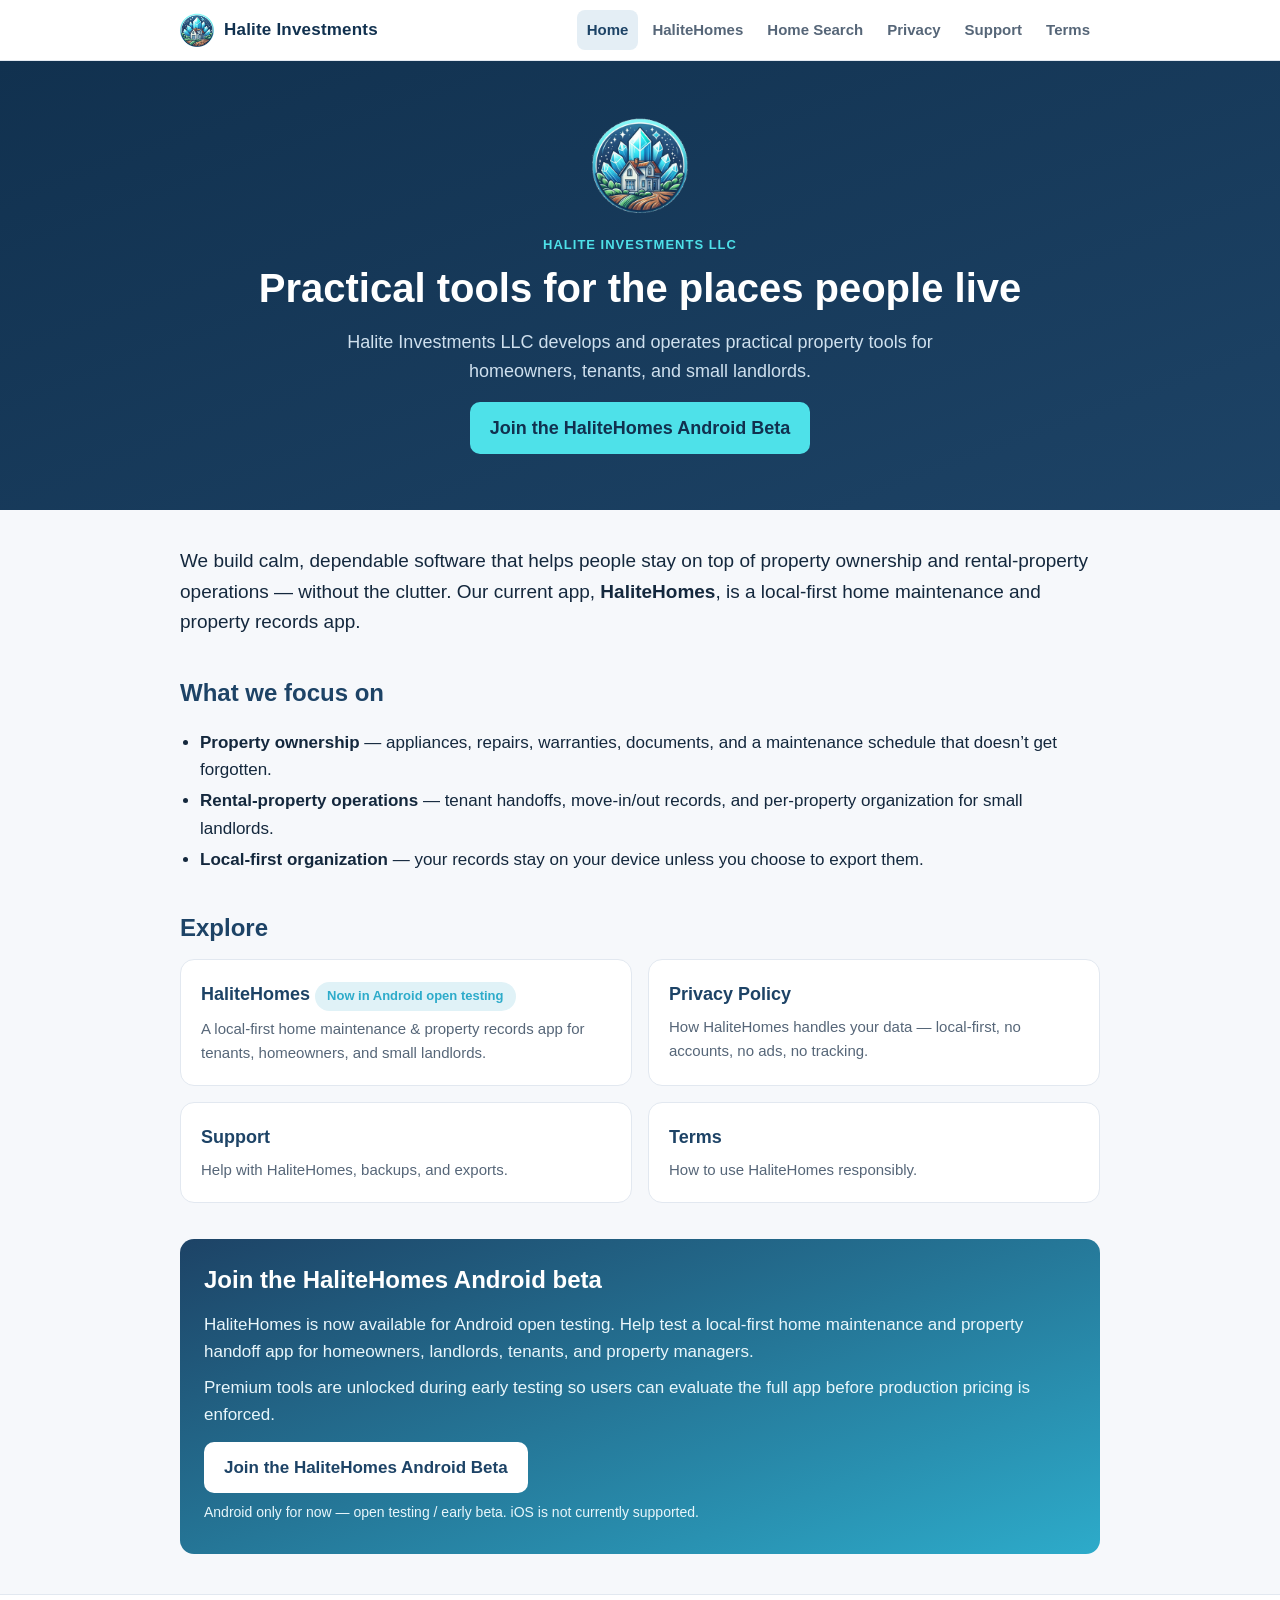
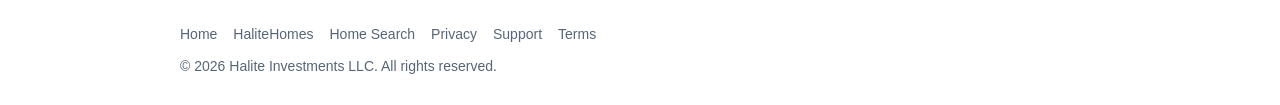
<file: index.html>
<!DOCTYPE html>
<html lang="en">
<head>
  <meta charset="utf-8" />
  <meta name="viewport" content="width=device-width, initial-scale=1" />
  <title>Halite Investments LLC — Practical property tools</title>
  <meta name="description" content="Halite Investments LLC develops practical, local-first property tools. HaliteHomes is now in Android open testing (beta) for homeowners, landlords, tenants, and property managers." />
  <link rel="canonical" href="https://haliteinvestments.com/" />
  <link rel="icon" href="/assets/favicon.png" type="image/png" />
  <link rel="apple-touch-icon" href="/assets/apple-touch-icon.png" />
  <link rel="stylesheet" href="/styles.css" />
  <meta property="og:type" content="website" />
  <meta property="og:site_name" content="Halite Investments LLC" />
  <meta property="og:title" content="Halite Investments LLC" />
  <meta property="og:description" content="Practical, local-first property tools. HaliteHomes is now in Android open testing (beta) for homeowners, landlords, tenants, and property managers." />
  <meta property="og:url" content="https://haliteinvestments.com/" />
  <meta property="og:image" content="https://haliteinvestments.com/assets/og-image.png" />
  <meta name="twitter:card" content="summary_large_image" />
</head>
<body>
  <header class="site-header">
    <div class="wrap">
      <a class="brand" href="/"><img src="/assets/emblem.png" alt="Halite Investments emblem" /><b>Halite Investments</b></a>
      <nav class="nav" aria-label="Primary">
        <a href="/" aria-current="page">Home</a>
        <a href="/halitehomes/">HaliteHomes</a>
        <a href="/home-search/">Home Search</a>
        <a href="/privacy/">Privacy</a>
        <a href="/support/">Support</a>
        <a href="/terms/">Terms</a>
      </nav>
    </div>
  </header>

  <section class="hero">
    <div class="wrap">
      <img class="emblem" src="/assets/emblem.png" alt="Halite Investments logo" />
      <p class="tag">Halite Investments LLC</p>
      <h1>Practical tools for the places people live</h1>
      <p>Halite Investments LLC develops and operates practical property tools for homeowners, tenants, and small landlords.</p>
      <p><a class="btn" href="https://play.google.com/store/apps/details?id=com.haliteinvestments.halitehomes" rel="noopener" target="_blank">Join the HaliteHomes Android Beta</a></p>
    </div>
  </section>

  <main class="wrap">
    <section>
      <p class="lead">We build calm, dependable software that helps people stay on top of property ownership and rental-property operations — without the clutter. Our current app, <strong>HaliteHomes</strong>, is a local-first home maintenance and property records app.</p>
    </section>

    <section>
      <h2>What we focus on</h2>
      <ul>
        <li><strong>Property ownership</strong> — appliances, repairs, warranties, documents, and a maintenance schedule that doesn’t get forgotten.</li>
        <li><strong>Rental-property operations</strong> — tenant handoffs, move-in/out records, and per-property organization for small landlords.</li>
        <li><strong>Local-first organization</strong> — your records stay on your device unless you choose to export them.</li>
      </ul>
    </section>

    <section>
      <h2>Explore</h2>
      <div class="cards">
        <a class="card" href="/halitehomes/">
          <h3>HaliteHomes <span class="pill beta">Now in Android open testing</span></h3>
          <p>A local-first home maintenance &amp; property records app for tenants, homeowners, and small landlords.</p>
        </a>
        <a class="card" href="/privacy/">
          <h3>Privacy Policy</h3>
          <p>How HaliteHomes handles your data — local-first, no accounts, no ads, no tracking.</p>
        </a>
        <a class="card" href="/support/">
          <h3>Support</h3>
          <p>Help with HaliteHomes, backups, and exports.</p>
        </a>
        <a class="card" href="/terms/">
          <h3>Terms</h3>
          <p>How to use HaliteHomes responsibly.</p>
        </a>
      </div>
    </section>

    <section class="beta-cta">
      <h2>Join the HaliteHomes Android beta</h2>
      <p>HaliteHomes is now available for Android open testing. Help test a local-first
        home maintenance and property handoff app for homeowners, landlords, tenants,
        and property managers.</p>
      <p>Premium tools are unlocked during early testing so users can evaluate the full
        app before production pricing is enforced.</p>
      <p><a class="btn" href="https://play.google.com/store/apps/details?id=com.haliteinvestments.halitehomes" rel="noopener" target="_blank">Join the HaliteHomes Android Beta</a></p>
      <p style="font-size:14px">Android only for now — open testing / early beta. iOS is not currently supported.</p>
    </section>
  </main>

  <footer class="site-footer">
    <div class="wrap">
      <div class="links">
        <a href="/">Home</a>
        <a href="/halitehomes/">HaliteHomes</a>
        <a href="/home-search/">Home Search</a>
        <a href="/privacy/">Privacy</a>
        <a href="/support/">Support</a>
        <a href="/terms/">Terms</a>
      </div>
      <div>© <span id="y">2026</span> Halite Investments LLC. All rights reserved.</div>
    </div>
  </footer>
</body>
</html>
</file>
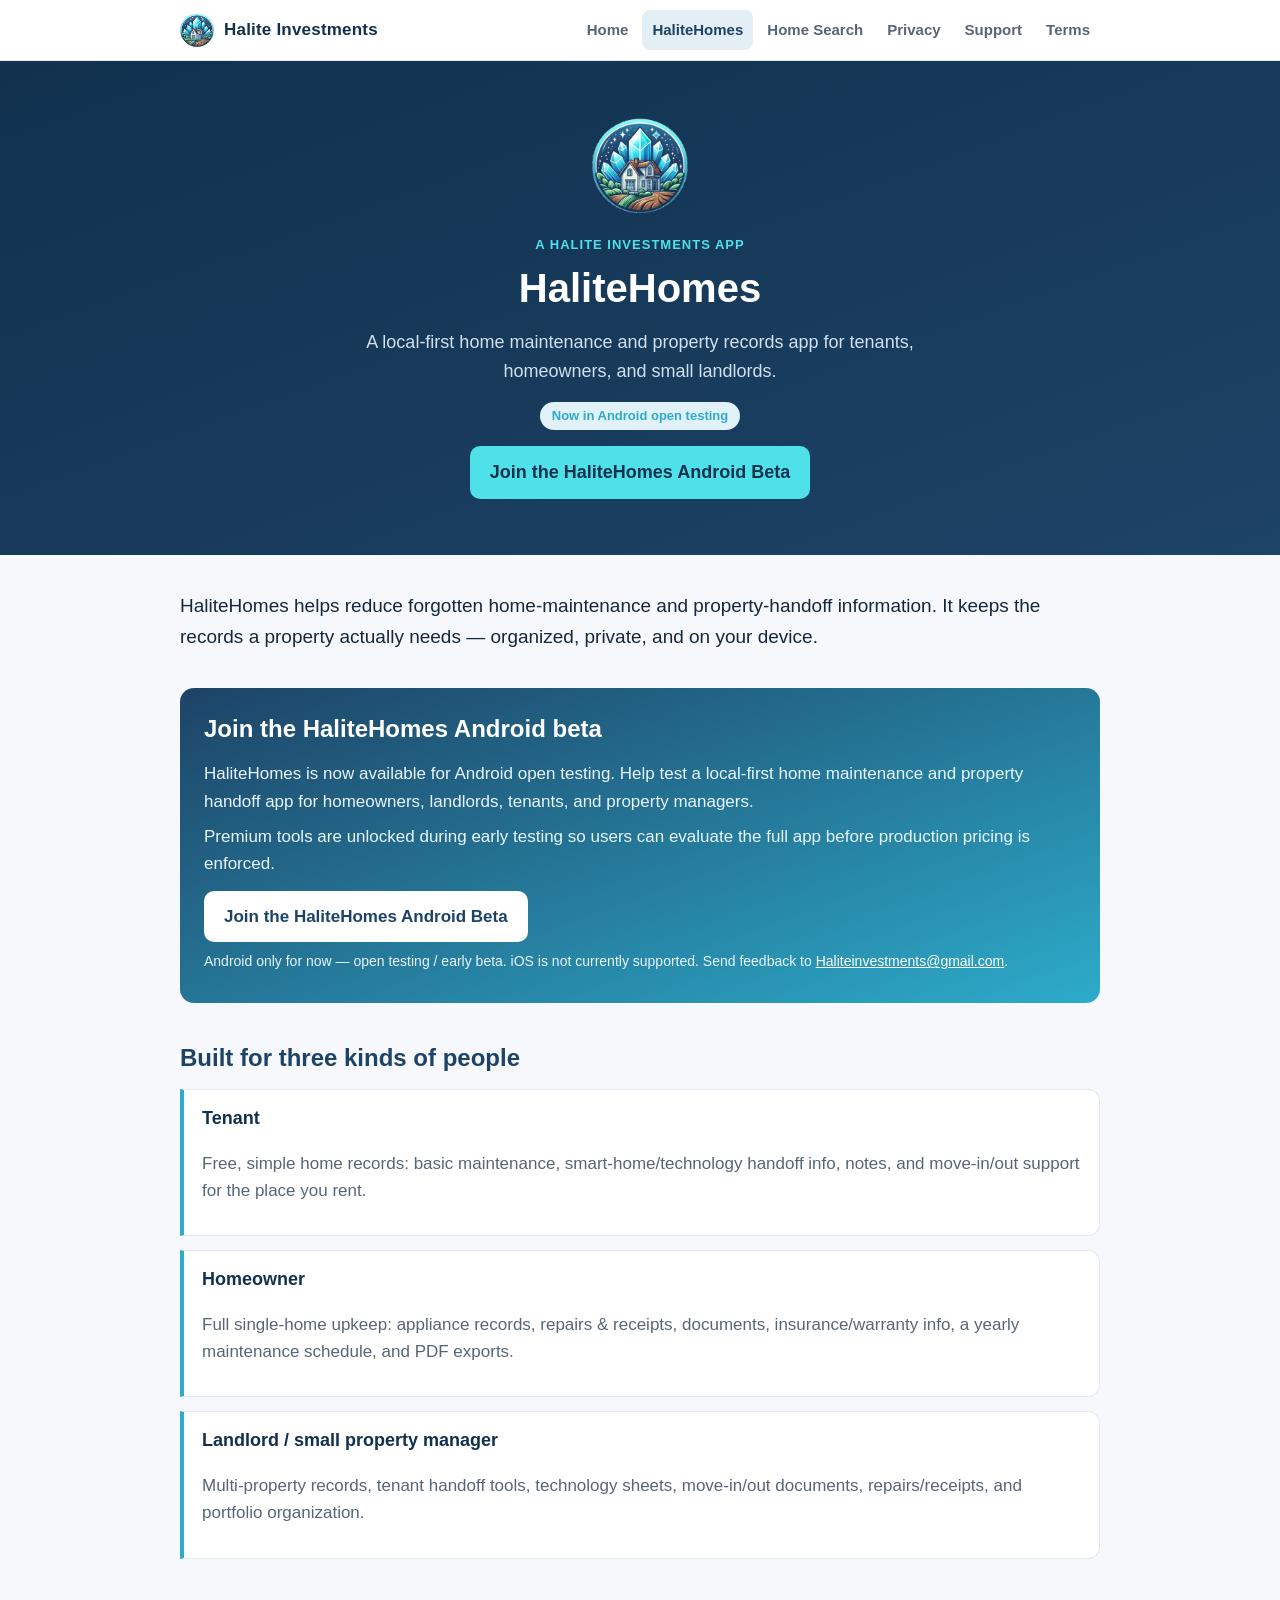
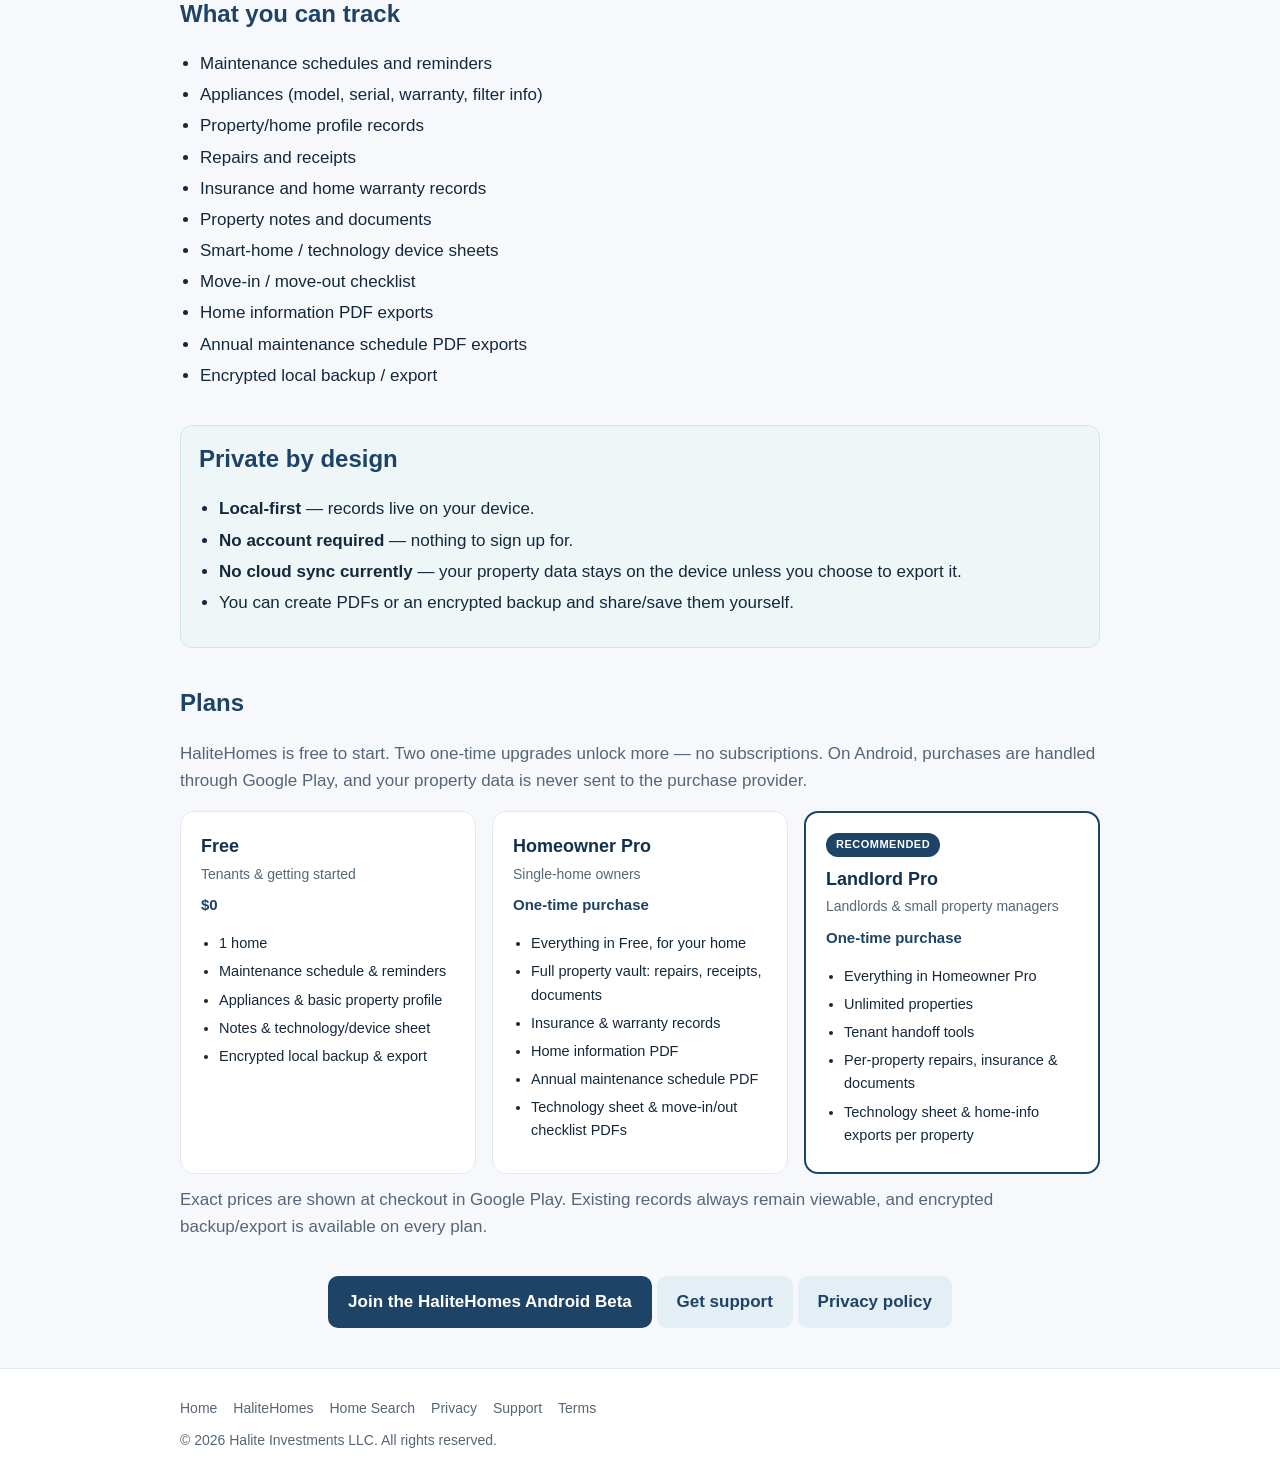
<file: halitehomes/index.html>
<!DOCTYPE html>
<html lang="en">
<head>
  <meta charset="utf-8" />
  <meta name="viewport" content="width=device-width, initial-scale=1" />
  <title>HaliteHomes Android Beta | Halite Investments</title>
  <meta name="description" content="Join the HaliteHomes Android open test. HaliteHomes is a local-first home maintenance and property handoff app for homeowners, landlords, tenants, and property managers." />
  <link rel="canonical" href="https://haliteinvestments.com/halitehomes/" />
  <link rel="icon" href="/assets/favicon.png" type="image/png" />
  <link rel="apple-touch-icon" href="/assets/apple-touch-icon.png" />
  <link rel="stylesheet" href="/styles.css" />
  <meta property="og:type" content="website" />
  <meta property="og:site_name" content="Halite Investments LLC" />
  <meta property="og:title" content="HaliteHomes Android Beta | Halite Investments" />
  <meta property="og:description" content="Join the HaliteHomes Android open test. HaliteHomes is a local-first home maintenance and property handoff app for homeowners, landlords, tenants, and property managers." />
  <meta property="og:url" content="https://haliteinvestments.com/halitehomes/" />
  <meta property="og:image" content="https://haliteinvestments.com/assets/og-image.png" />
  <meta name="twitter:card" content="summary_large_image" />
  <meta name="twitter:title" content="HaliteHomes Android Beta | Halite Investments" />
  <meta name="twitter:description" content="Join the HaliteHomes Android open test — a local-first home maintenance and property handoff app." />
</head>
<body>
  <header class="site-header">
    <div class="wrap">
      <a class="brand" href="/"><img src="/assets/emblem.png" alt="Halite Investments emblem" /><b>Halite Investments</b></a>
      <nav class="nav" aria-label="Primary">
        <a href="/">Home</a>
        <a href="/halitehomes/" aria-current="page">HaliteHomes</a>
        <a href="/home-search/">Home Search</a>
        <a href="/privacy/">Privacy</a>
        <a href="/support/">Support</a>
        <a href="/terms/">Terms</a>
      </nav>
    </div>
  </header>

  <section class="hero">
    <div class="wrap">
      <img class="emblem" src="/assets/emblem.png" alt="HaliteHomes logo" />
      <p class="tag">A Halite Investments app</p>
      <h1>HaliteHomes</h1>
      <p>A local-first home maintenance and property records app for tenants, homeowners, and small landlords.</p>
      <p style="margin-top:14px"><span class="pill beta">Now in Android open testing</span></p>
      <p><a class="btn" href="https://play.google.com/store/apps/details?id=com.haliteinvestments.halitehomes" rel="noopener" target="_blank">Join the HaliteHomes Android Beta</a></p>
    </div>
  </section>

  <main class="wrap">
    <section>
      <p class="lead">HaliteHomes helps reduce forgotten home-maintenance and property-handoff information. It keeps the records a property actually needs — organized, private, and on your device.</p>
    </section>

    <section class="beta-cta">
      <h2>Join the HaliteHomes Android beta</h2>
      <p>HaliteHomes is now available for Android open testing. Help test a local-first
        home maintenance and property handoff app for homeowners, landlords, tenants,
        and property managers.</p>
      <p>Premium tools are unlocked during early testing so users can evaluate the full
        app before production pricing is enforced.</p>
      <p><a class="btn" href="https://play.google.com/store/apps/details?id=com.haliteinvestments.halitehomes" rel="noopener" target="_blank">Join the HaliteHomes Android Beta</a></p>
      <p style="font-size:14px">Android only for now — open testing / early beta. iOS is not currently supported.
        Send feedback to <a href="mailto:Haliteinvestments@gmail.com" style="color:#fff;text-decoration:underline">Haliteinvestments@gmail.com</a>.</p>
    </section>

    <section>
      <h2>Built for three kinds of people</h2>
      <div class="persona">
        <h3>Tenant</h3>
        <p class="muted">Free, simple home records: basic maintenance, smart-home/technology handoff info, notes, and move-in/out support for the place you rent.</p>
      </div>
      <div class="persona">
        <h3>Homeowner</h3>
        <p class="muted">Full single-home upkeep: appliance records, repairs &amp; receipts, documents, insurance/warranty info, a yearly maintenance schedule, and PDF exports.</p>
      </div>
      <div class="persona">
        <h3>Landlord / small property manager</h3>
        <p class="muted">Multi-property records, tenant handoff tools, technology sheets, move-in/out documents, repairs/receipts, and portfolio organization.</p>
      </div>
    </section>

    <section>
      <h2>What you can track</h2>
      <ul>
        <li>Maintenance schedules and reminders</li>
        <li>Appliances (model, serial, warranty, filter info)</li>
        <li>Property/home profile records</li>
        <li>Repairs and receipts</li>
        <li>Insurance and home warranty records</li>
        <li>Property notes and documents</li>
        <li>Smart-home / technology device sheets</li>
        <li>Move-in / move-out checklist</li>
        <li>Home information PDF exports</li>
        <li>Annual maintenance schedule PDF exports</li>
        <li>Encrypted local backup / export</li>
      </ul>
    </section>

    <section class="note">
      <h2 style="margin-top:0">Private by design</h2>
      <ul>
        <li><strong>Local-first</strong> — records live on your device.</li>
        <li><strong>No account required</strong> — nothing to sign up for.</li>
        <li><strong>No cloud sync currently</strong> — your property data stays on the device unless you choose to export it.</li>
        <li>You can create PDFs or an encrypted backup and share/save them yourself.</li>
      </ul>
    </section>

    <section>
      <h2>Plans</h2>
      <p class="muted">HaliteHomes is free to start. Two one-time upgrades unlock more — no
        subscriptions. On Android, purchases are handled through Google Play, and your
        property data is never sent to the purchase provider.</p>
      <div class="plans">
        <div class="plan">
          <div class="name">Free</div>
          <div class="who">Tenants &amp; getting started</div>
          <div class="price">$0</div>
          <ul>
            <li>1 home</li>
            <li>Maintenance schedule &amp; reminders</li>
            <li>Appliances &amp; basic property profile</li>
            <li>Notes &amp; technology/device sheet</li>
            <li>Encrypted local backup &amp; export</li>
          </ul>
        </div>
        <div class="plan">
          <div class="name">Homeowner Pro</div>
          <div class="who">Single-home owners</div>
          <div class="price">One-time purchase</div>
          <ul>
            <li>Everything in Free, for your home</li>
            <li>Full property vault: repairs, receipts, documents</li>
            <li>Insurance &amp; warranty records</li>
            <li>Home information PDF</li>
            <li>Annual maintenance schedule PDF</li>
            <li>Technology sheet &amp; move-in/out checklist PDFs</li>
          </ul>
        </div>
        <div class="plan featured">
          <div class="ribbon">RECOMMENDED</div>
          <div class="name">Landlord Pro</div>
          <div class="who">Landlords &amp; small property managers</div>
          <div class="price">One-time purchase</div>
          <ul>
            <li>Everything in Homeowner Pro</li>
            <li>Unlimited properties</li>
            <li>Tenant handoff tools</li>
            <li>Per-property repairs, insurance &amp; documents</li>
            <li>Technology sheet &amp; home-info exports per property</li>
          </ul>
        </div>
      </div>
      <p class="muted" style="margin-top:12px">Exact prices are shown at checkout in Google Play. Existing records always remain viewable, and encrypted backup/export is available on every plan.</p>
    </section>

    <section class="center">
      <a class="btn" href="https://play.google.com/store/apps/details?id=com.haliteinvestments.halitehomes" rel="noopener" target="_blank">Join the HaliteHomes Android Beta</a>
      <a class="btn secondary" href="/support/">Get support</a>
      <a class="btn secondary" href="/privacy/">Privacy policy</a>
    </section>
  </main>

  <footer class="site-footer">
    <div class="wrap">
      <div class="links">
        <a href="/">Home</a>
        <a href="/halitehomes/">HaliteHomes</a>
        <a href="/home-search/">Home Search</a>
        <a href="/privacy/">Privacy</a>
        <a href="/support/">Support</a>
        <a href="/terms/">Terms</a>
      </div>
      <div>© 2026 Halite Investments LLC. All rights reserved.</div>
    </div>
  </footer>
</body>
</html>
</file>
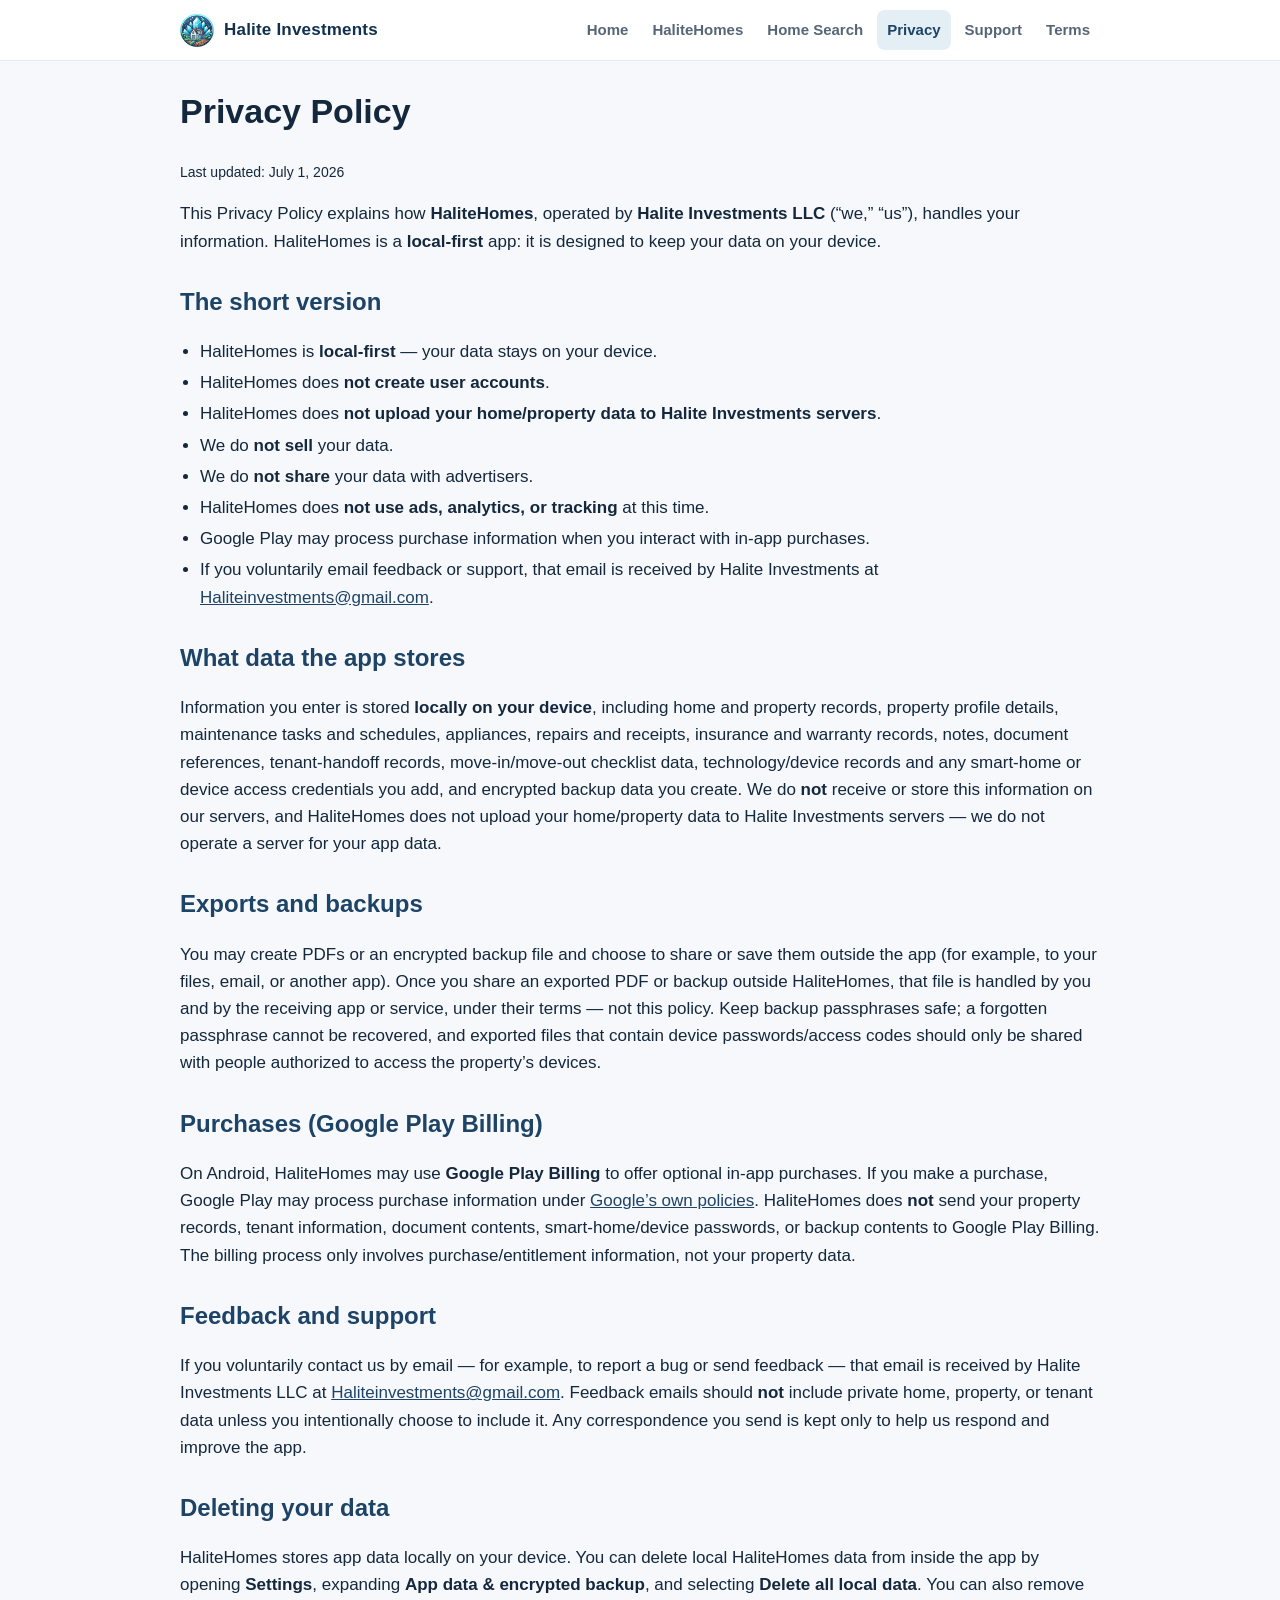
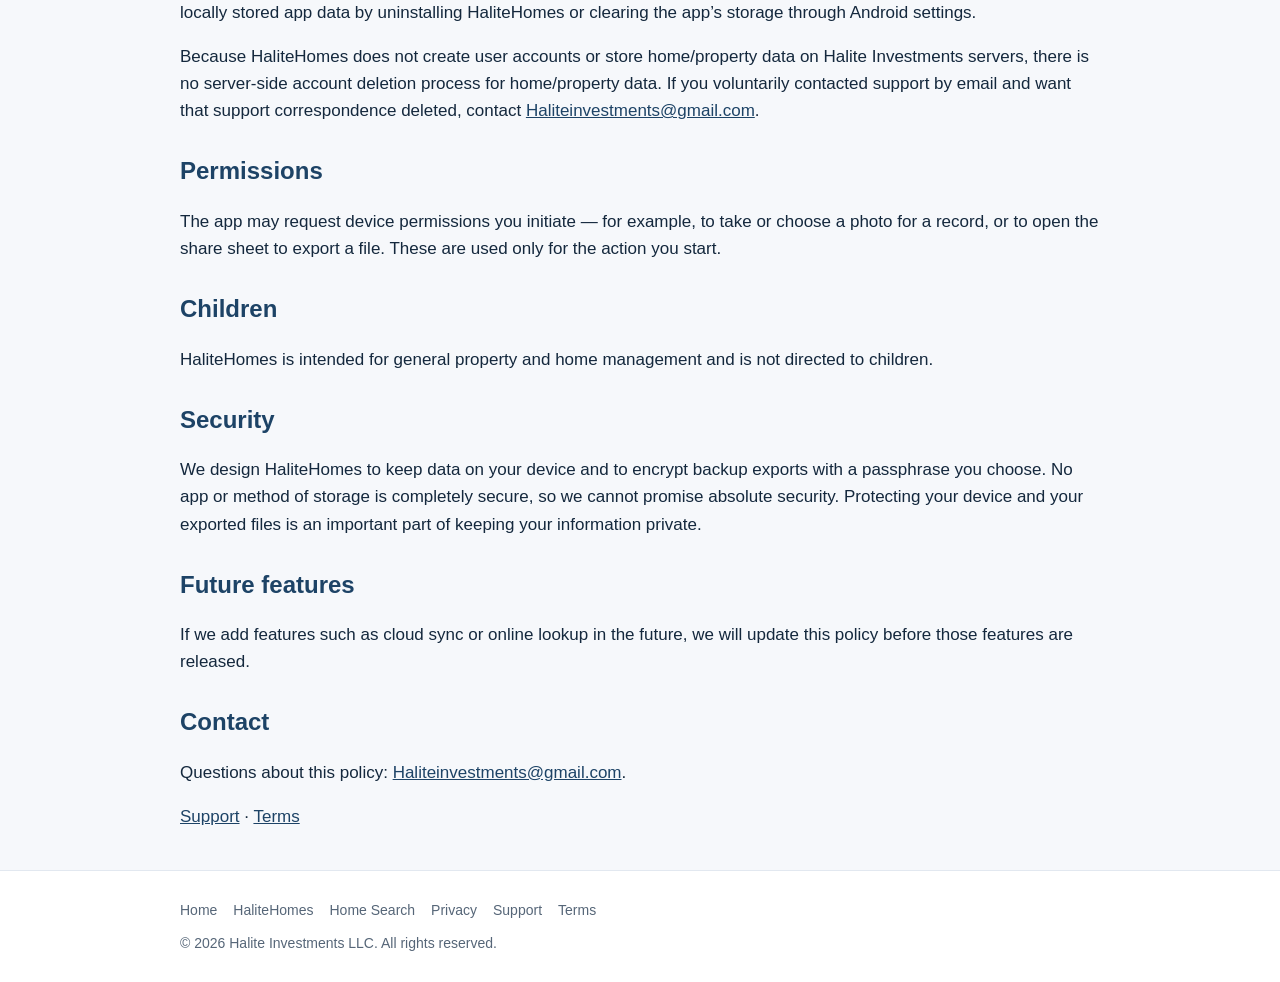
<file: privacy/index.html>
<!DOCTYPE html>
<html lang="en">
<head>
  <meta charset="utf-8" />
  <meta name="viewport" content="width=device-width, initial-scale=1" />
  <title>Privacy Policy — HaliteHomes</title>
  <meta name="description" content="Privacy Policy for HaliteHomes by Halite Investments LLC. Local-first, no accounts, no ads, no tracking." />
  <link rel="canonical" href="https://haliteinvestments.com/privacy/" />
  <link rel="icon" href="/assets/favicon.png" type="image/png" />
  <link rel="stylesheet" href="/styles.css" />
  <meta property="og:title" content="Privacy Policy — HaliteHomes" />
  <meta property="og:description" content="How HaliteHomes handles your data: local-first, no accounts, no ads, no tracking." />
  <meta property="og:url" content="https://haliteinvestments.com/privacy/" />
  <meta property="og:image" content="https://haliteinvestments.com/assets/og-image.png" />
</head>
<body>
  <header class="site-header">
    <div class="wrap">
      <a class="brand" href="/"><img src="/assets/emblem.png" alt="Halite Investments emblem" /><b>Halite Investments</b></a>
      <nav class="nav" aria-label="Primary">
        <a href="/">Home</a>
        <a href="/halitehomes/">HaliteHomes</a>
        <a href="/home-search/">Home Search</a>
        <a href="/privacy/" aria-current="page">Privacy</a>
        <a href="/support/">Support</a>
        <a href="/terms/">Terms</a>
      </nav>
    </div>
  </header>

  <main class="wrap legal">
    <h1>Privacy Policy</h1>
    <p class="updated">Last updated: July 1, 2026</p>

    <p>This Privacy Policy explains how <strong>HaliteHomes</strong>, operated by
      <strong>Halite Investments LLC</strong> (“we,” “us”), handles your information.
      HaliteHomes is a <strong>local-first</strong> app: it is designed to keep your
      data on your device.</p>

    <h2>The short version</h2>
    <ul>
      <li>HaliteHomes is <strong>local-first</strong> — your data stays on your device.</li>
      <li>HaliteHomes does <strong>not create user accounts</strong>.</li>
      <li>HaliteHomes does <strong>not upload your home/property data to Halite
        Investments servers</strong>.</li>
      <li>We do <strong>not sell</strong> your data.</li>
      <li>We do <strong>not share</strong> your data with advertisers.</li>
      <li>HaliteHomes does <strong>not use ads, analytics, or tracking</strong> at this time.</li>
      <li>Google Play may process purchase information when you interact with in-app
        purchases.</li>
      <li>If you voluntarily email feedback or support, that email is received by Halite
        Investments at
        <a href="mailto:Haliteinvestments@gmail.com">Haliteinvestments@gmail.com</a>.</li>
    </ul>

    <h2>What data the app stores</h2>
    <p>Information you enter is stored <strong>locally on your device</strong>, including
      home and property records, property profile details, maintenance tasks and
      schedules, appliances, repairs and receipts, insurance and warranty records,
      notes, document references, tenant-handoff records, move-in/move-out checklist
      data, technology/device records and any smart-home or device access credentials
      you add, and encrypted backup data you create. We do <strong>not</strong> receive
      or store this information on our servers, and HaliteHomes does not upload your
      home/property data to Halite Investments servers — we do not operate a server for
      your app data.</p>

    <h2>Exports and backups</h2>
    <p>You may create PDFs or an encrypted backup file and choose to share or save them
      outside the app (for example, to your files, email, or another app). Once you
      share an exported PDF or backup outside HaliteHomes, that file is handled by you
      and by the receiving app or service, under their terms — not this policy. Keep
      backup passphrases safe; a forgotten passphrase cannot be recovered, and exported
      files that contain device passwords/access codes should only be shared with people
      authorized to access the property’s devices.</p>

    <h2>Purchases (Google Play Billing)</h2>
    <p>On Android, HaliteHomes may use <strong>Google Play Billing</strong> to offer
      optional in-app purchases. If you make a purchase, Google Play may process
      purchase information under <a href="https://policies.google.com/privacy" rel="noopener" target="_blank">Google’s own policies</a>.
      HaliteHomes does <strong>not</strong> send your property records, tenant
      information, document contents, smart-home/device passwords, or backup contents to
      Google Play Billing. The billing process only involves purchase/entitlement
      information, not your property data.</p>

    <h2>Feedback and support</h2>
    <p>If you voluntarily contact us by email — for example, to report a bug or send
      feedback — that email is received by Halite Investments LLC at
      <a href="mailto:Haliteinvestments@gmail.com">Haliteinvestments@gmail.com</a>.
      Feedback emails should <strong>not</strong> include private home, property, or
      tenant data unless you intentionally choose to include it. Any correspondence you
      send is kept only to help us respond and improve the app.</p>

    <h2 id="deleting-your-data">Deleting your data</h2>
    <p>HaliteHomes stores app data locally on your device. You can delete local
      HaliteHomes data from inside the app by opening <strong>Settings</strong>,
      expanding <strong>App data &amp; encrypted backup</strong>, and selecting
      <strong>Delete all local data</strong>. You can also remove locally stored app
      data by uninstalling HaliteHomes or clearing the app’s storage through Android
      settings.</p>
    <p>Because HaliteHomes does not create user accounts or store home/property data on
      Halite Investments servers, there is no server-side account deletion process for
      home/property data. If you voluntarily contacted support by email and want that
      support correspondence deleted, contact
      <a href="mailto:Haliteinvestments@gmail.com">Haliteinvestments@gmail.com</a>.</p>

    <h2>Permissions</h2>
    <p>The app may request device permissions you initiate — for example, to take or
      choose a photo for a record, or to open the share sheet to export a file. These
      are used only for the action you start.</p>

    <h2>Children</h2>
    <p>HaliteHomes is intended for general property and home management and is not
      directed to children.</p>

    <h2>Security</h2>
    <p>We design HaliteHomes to keep data on your device and to encrypt backup exports
      with a passphrase you choose. No app or method of storage is completely secure, so
      we cannot promise absolute security. Protecting your device and your exported
      files is an important part of keeping your information private.</p>

    <h2>Future features</h2>
    <p>If we add features such as cloud sync or online lookup in the future, we will
      update this policy before those features are released.</p>

    <h2>Contact</h2>
    <p>Questions about this policy: <a href="mailto:Haliteinvestments@gmail.com">Haliteinvestments@gmail.com</a>.</p>

    <p><a href="/support/">Support</a> · <a href="/terms/">Terms</a></p>
  </main>

  <footer class="site-footer">
    <div class="wrap">
      <div class="links">
        <a href="/">Home</a>
        <a href="/halitehomes/">HaliteHomes</a>
        <a href="/home-search/">Home Search</a>
        <a href="/privacy/">Privacy</a>
        <a href="/support/">Support</a>
        <a href="/terms/">Terms</a>
      </div>
      <div>© 2026 Halite Investments LLC. All rights reserved.</div>
    </div>
  </footer>
</body>
</html>
</file>
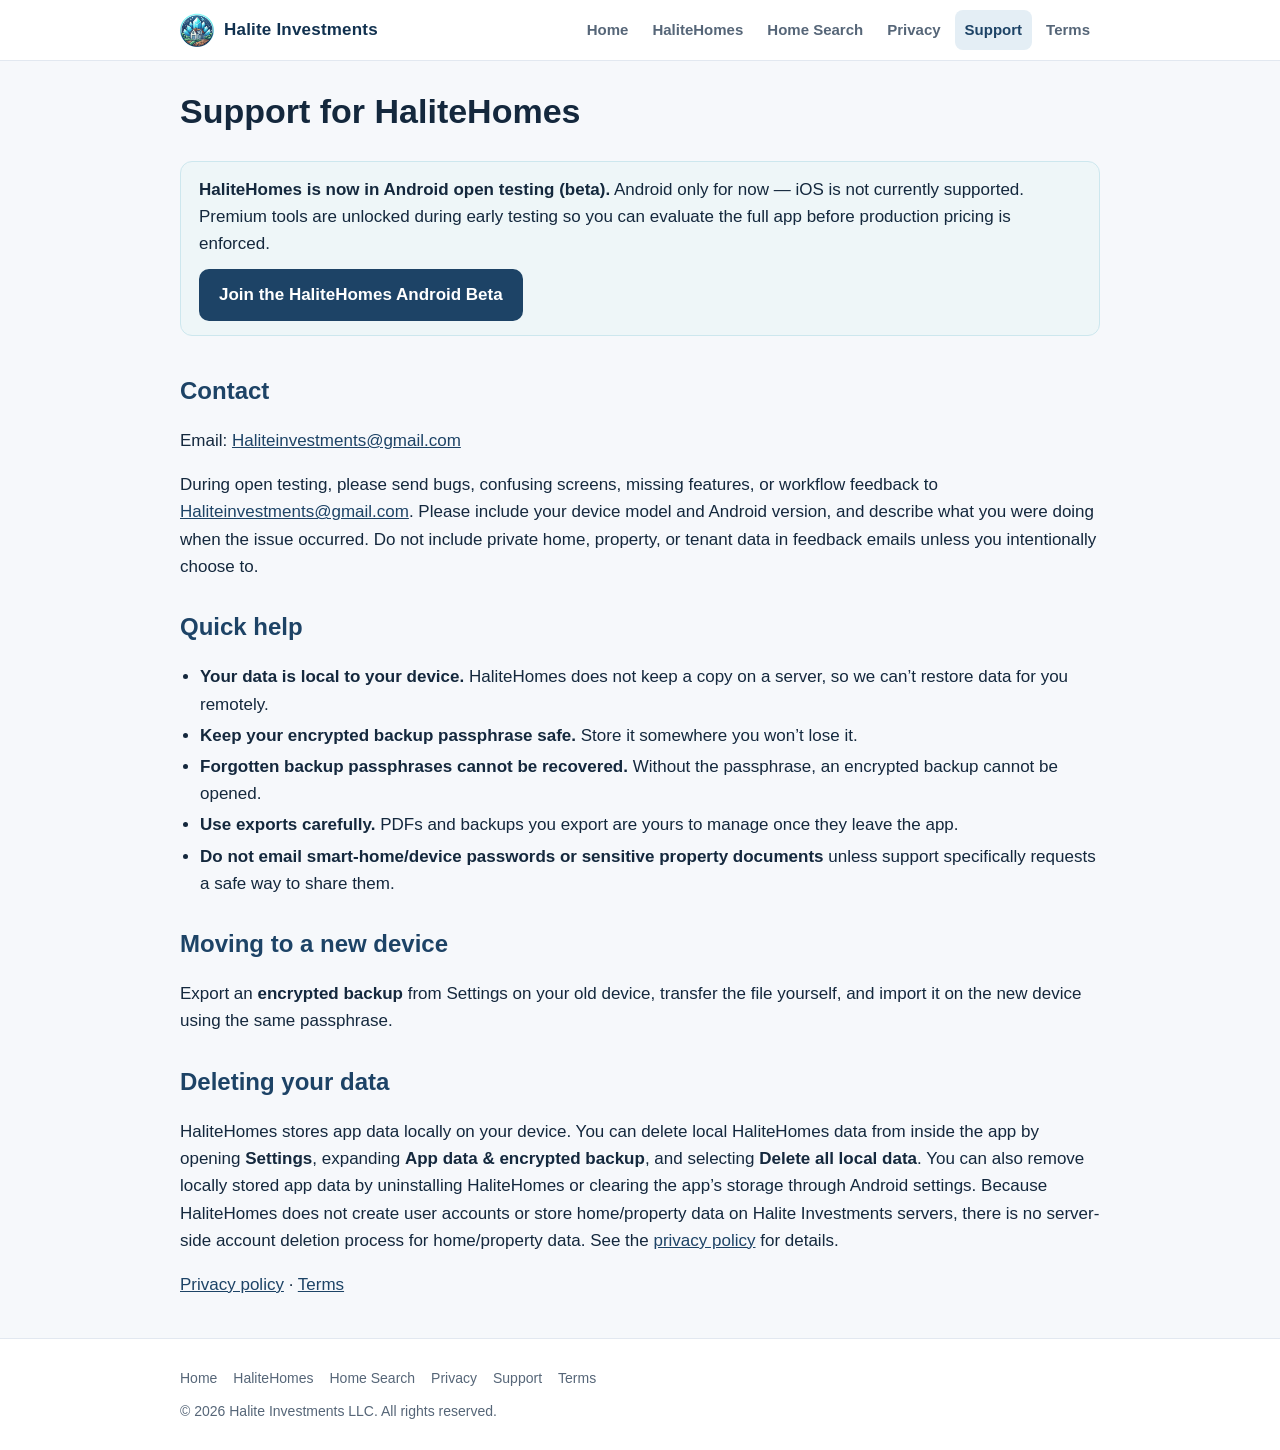
<file: support/index.html>
<!DOCTYPE html>
<html lang="en">
<head>
  <meta charset="utf-8" />
  <meta name="viewport" content="width=device-width, initial-scale=1" />
  <title>Support — HaliteHomes</title>
  <meta name="description" content="Support for HaliteHomes by Halite Investments LLC. Now in Android open testing (beta). Help with backups, exports, deleting local data, and feedback." />
  <link rel="canonical" href="https://haliteinvestments.com/support/" />
  <link rel="icon" href="/assets/favicon.png" type="image/png" />
  <link rel="stylesheet" href="/styles.css" />
  <meta property="og:title" content="Support — HaliteHomes" />
  <meta property="og:description" content="Help with HaliteHomes, backups, and exports." />
  <meta property="og:url" content="https://haliteinvestments.com/support/" />
  <meta property="og:image" content="https://haliteinvestments.com/assets/og-image.png" />
</head>
<body>
  <header class="site-header">
    <div class="wrap">
      <a class="brand" href="/"><img src="/assets/emblem.png" alt="Halite Investments emblem" /><b>Halite Investments</b></a>
      <nav class="nav" aria-label="Primary">
        <a href="/">Home</a>
        <a href="/halitehomes/">HaliteHomes</a>
        <a href="/home-search/">Home Search</a>
        <a href="/privacy/">Privacy</a>
        <a href="/support/" aria-current="page">Support</a>
        <a href="/terms/">Terms</a>
      </nav>
    </div>
  </header>

  <main class="wrap legal">
    <h1>Support for HaliteHomes</h1>

    <section class="note">
      <strong>HaliteHomes is now in Android open testing (beta).</strong>
      Android only for now — iOS is not currently supported. Premium tools are
      unlocked during early testing so you can evaluate the full app before
      production pricing is enforced.
      <p style="margin:12px 0 0"><a class="btn" href="https://play.google.com/store/apps/details?id=com.haliteinvestments.halitehomes" rel="noopener" target="_blank">Join the HaliteHomes Android Beta</a></p>
    </section>

    <h2>Contact</h2>
    <p>Email: <a href="mailto:Haliteinvestments@gmail.com">Haliteinvestments@gmail.com</a></p>
    <p>During open testing, please send bugs, confusing screens, missing features, or
      workflow feedback to
      <a href="mailto:Haliteinvestments@gmail.com">Haliteinvestments@gmail.com</a>.
      Please include your device model and Android version, and describe what you were
      doing when the issue occurred. Do not include private home, property, or tenant
      data in feedback emails unless you intentionally choose to.</p>

    <h2>Quick help</h2>
    <ul>
      <li><strong>Your data is local to your device.</strong> HaliteHomes does not keep
        a copy on a server, so we can’t restore data for you remotely.</li>
      <li><strong>Keep your encrypted backup passphrase safe.</strong> Store it
        somewhere you won’t lose it.</li>
      <li><strong>Forgotten backup passphrases cannot be recovered.</strong> Without the
        passphrase, an encrypted backup cannot be opened.</li>
      <li><strong>Use exports carefully.</strong> PDFs and backups you export are yours
        to manage once they leave the app.</li>
      <li><strong>Do not email smart-home/device passwords or sensitive property
        documents</strong> unless support specifically requests a safe way to share
        them.</li>
    </ul>

    <h2>Moving to a new device</h2>
    <p>Export an <strong>encrypted backup</strong> from Settings on your old device,
      transfer the file yourself, and import it on the new device using the same
      passphrase.</p>

    <h2>Deleting your data</h2>
    <p>HaliteHomes stores app data locally on your device. You can delete local
      HaliteHomes data from inside the app by opening <strong>Settings</strong>,
      expanding <strong>App data &amp; encrypted backup</strong>, and selecting
      <strong>Delete all local data</strong>. You can also remove locally stored app
      data by uninstalling HaliteHomes or clearing the app’s storage through Android
      settings. Because HaliteHomes does not create user accounts or store
      home/property data on Halite Investments servers, there is no server-side
      account deletion process for home/property data. See the
      <a href="/privacy/#deleting-your-data">privacy policy</a> for details.</p>

    <p><a href="/privacy/">Privacy policy</a> · <a href="/terms/">Terms</a></p>
  </main>

  <footer class="site-footer">
    <div class="wrap">
      <div class="links">
        <a href="/">Home</a>
        <a href="/halitehomes/">HaliteHomes</a>
        <a href="/home-search/">Home Search</a>
        <a href="/privacy/">Privacy</a>
        <a href="/support/">Support</a>
        <a href="/terms/">Terms</a>
      </div>
      <div>© 2026 Halite Investments LLC. All rights reserved.</div>
    </div>
  </footer>
</body>
</html>
</file>
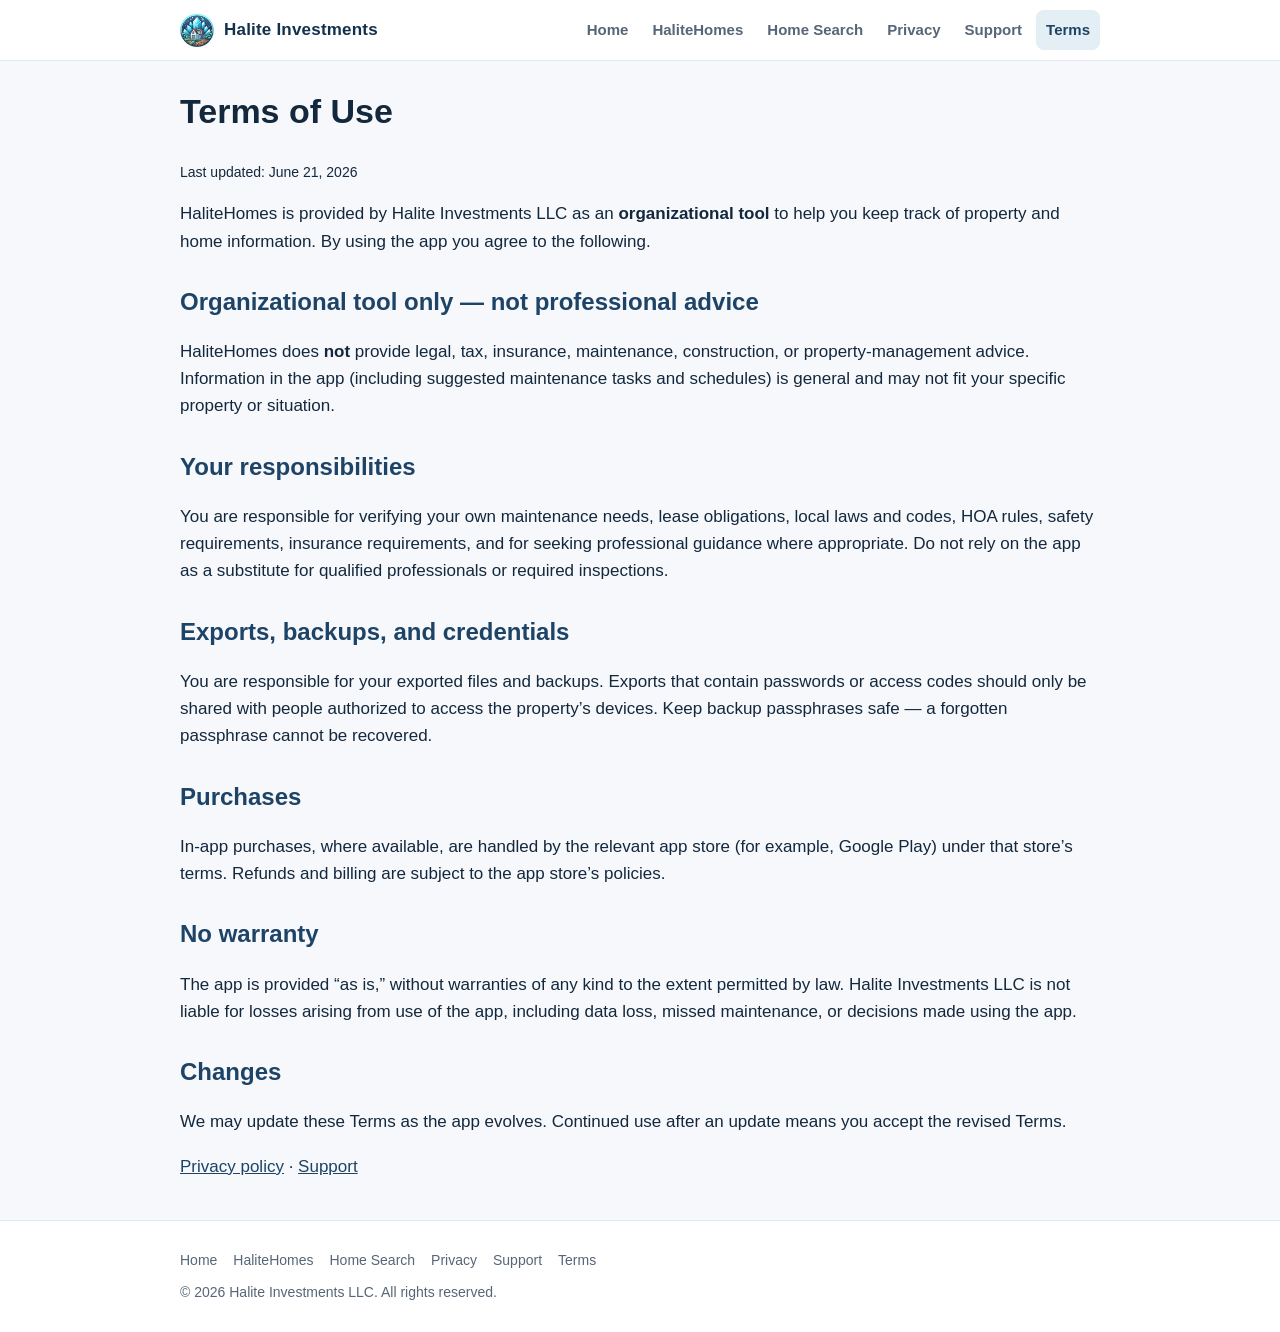
<file: terms/index.html>
<!DOCTYPE html>
<html lang="en">
<head>
  <meta charset="utf-8" />
  <meta name="viewport" content="width=device-width, initial-scale=1" />
  <title>Terms — HaliteHomes</title>
  <meta name="description" content="Terms and disclaimer for HaliteHomes by Halite Investments LLC." />
  <link rel="canonical" href="https://haliteinvestments.com/terms/" />
  <link rel="icon" href="/assets/favicon.png" type="image/png" />
  <link rel="stylesheet" href="/styles.css" />
  <meta property="og:title" content="Terms — HaliteHomes" />
  <meta property="og:description" content="How to use HaliteHomes responsibly." />
  <meta property="og:url" content="https://haliteinvestments.com/terms/" />
  <meta property="og:image" content="https://haliteinvestments.com/assets/og-image.png" />
</head>
<body>
  <header class="site-header">
    <div class="wrap">
      <a class="brand" href="/"><img src="/assets/emblem.png" alt="Halite Investments emblem" /><b>Halite Investments</b></a>
      <nav class="nav" aria-label="Primary">
        <a href="/">Home</a>
        <a href="/halitehomes/">HaliteHomes</a>
        <a href="/home-search/">Home Search</a>
        <a href="/privacy/">Privacy</a>
        <a href="/support/">Support</a>
        <a href="/terms/" aria-current="page">Terms</a>
      </nav>
    </div>
  </header>

  <main class="wrap legal">
    <h1>Terms of Use</h1>
    <p class="updated">Last updated: June 21, 2026</p>

    <p>HaliteHomes is provided by Halite Investments LLC as an <strong>organizational
      tool</strong> to help you keep track of property and home information. By using
      the app you agree to the following.</p>

    <h2>Organizational tool only — not professional advice</h2>
    <p>HaliteHomes does <strong>not</strong> provide legal, tax, insurance, maintenance,
      construction, or property-management advice. Information in the app (including
      suggested maintenance tasks and schedules) is general and may not fit your
      specific property or situation.</p>

    <h2>Your responsibilities</h2>
    <p>You are responsible for verifying your own maintenance needs, lease obligations,
      local laws and codes, HOA rules, safety requirements, insurance requirements, and
      for seeking professional guidance where appropriate. Do not rely on the app as a
      substitute for qualified professionals or required inspections.</p>

    <h2>Exports, backups, and credentials</h2>
    <p>You are responsible for your exported files and backups. Exports that contain
      passwords or access codes should only be shared with people authorized to access
      the property’s devices. Keep backup passphrases safe — a forgotten passphrase
      cannot be recovered.</p>

    <h2>Purchases</h2>
    <p>In-app purchases, where available, are handled by the relevant app store (for
      example, Google Play) under that store’s terms. Refunds and billing are subject to
      the app store’s policies.</p>

    <h2>No warranty</h2>
    <p>The app is provided “as is,” without warranties of any kind to the extent
      permitted by law. Halite Investments LLC is not liable for losses arising from use
      of the app, including data loss, missed maintenance, or decisions made using the
      app.</p>

    <h2>Changes</h2>
    <p>We may update these Terms as the app evolves. Continued use after an update means
      you accept the revised Terms.</p>

    <p><a href="/privacy/">Privacy policy</a> · <a href="/support/">Support</a></p>
  </main>

  <footer class="site-footer">
    <div class="wrap">
      <div class="links">
        <a href="/">Home</a>
        <a href="/halitehomes/">HaliteHomes</a>
        <a href="/home-search/">Home Search</a>
        <a href="/privacy/">Privacy</a>
        <a href="/support/">Support</a>
        <a href="/terms/">Terms</a>
      </div>
      <div>© 2026 Halite Investments LLC. All rights reserved.</div>
    </div>
  </footer>
</body>
</html>
</file>
<file: styles.css>
/* Halite Investments LLC — static site styles.
   Brand: navy / blue / teal / aqua with subtle green, on a light surface.
   No external fonts or scripts. Mobile-first, accessible. */

:root {
  --navy: #11314f;
  --blue: #1d4366;
  --teal: #2dabca;
  --aqua: #4ee1e9;
  --green: #2f8f5b;
  --bg: #f6f8fb;
  --surface: #ffffff;
  --border: #e2e8f0;
  --text: #14283d;
  --muted: #566678;
  --maxw: 960px;
}

* { box-sizing: border-box; }

html { scroll-behavior: smooth; }

body {
  margin: 0;
  font-family: -apple-system, BlinkMacSystemFont, "Segoe UI", Roboto, Helvetica,
    Arial, sans-serif;
  color: var(--text);
  background: var(--bg);
  line-height: 1.6;
  font-size: 17px;
}

a { color: var(--blue); }
a:hover { color: var(--navy); }

.wrap { max-width: var(--maxw); margin: 0 auto; padding: 0 20px; }

/* Header */
.site-header {
  background: var(--surface);
  border-bottom: 1px solid var(--border);
  position: sticky;
  top: 0;
  z-index: 10;
}
.site-header .wrap {
  display: flex;
  align-items: center;
  justify-content: space-between;
  gap: 12px;
  min-height: 60px;
  flex-wrap: nowrap;                 /* keep brand + nav on ONE row */
  /* breathing room at the very top (clears the status/URL bar) */
  padding-top: calc(8px + env(safe-area-inset-top, 0px));
  padding-bottom: 8px;
}
.brand { display: flex; align-items: center; gap: 10px; text-decoration: none; color: var(--navy); flex-shrink: 0; }
.brand img { height: 34px; width: auto; }
.brand b { font-size: 17px; letter-spacing: 0.2px; white-space: nowrap; }
.nav {
  display: flex;
  gap: 4px;
  flex-wrap: nowrap;                 /* never wrap to a second row */
  overflow-x: auto;                  /* scroll horizontally if it can't all fit */
  -webkit-overflow-scrolling: touch;
  scrollbar-width: none;
}
.nav::-webkit-scrollbar { display: none; }
.nav a {
  text-decoration: none;
  color: var(--muted);
  padding: 8px 10px;
  border-radius: 8px;
  font-size: 15px;
  font-weight: 600;
  white-space: nowrap;
}
.nav a:hover, .nav a[aria-current="page"] { background: #e4eef5; color: var(--blue); }

/* On narrow phones, drop the wordmark text (keep the emblem) and tighten the
   nav so all five links stay comfortably on a single row. */
@media (max-width: 560px) {
  .brand b { display: none; }
  .nav { gap: 2px; }
  .nav a { padding: 8px 8px; font-size: 14px; }
}

/* Hero */
.hero {
  background: linear-gradient(160deg, var(--navy), var(--blue));
  color: #fff;
  padding: 56px 0;
  text-align: center;
}
.hero img.emblem { height: 96px; width: auto; margin-bottom: 14px; }
.hero h1 { margin: 0 0 8px; font-size: clamp(28px, 5vw, 40px); }
.hero p { margin: 0 auto; max-width: 640px; color: #cfe0ee; font-size: 18px; }
.hero .tag { color: var(--aqua); font-weight: 700; letter-spacing: 1px; text-transform: uppercase; font-size: 13px; }

/* Sections */
main { padding: 40px 0 8px; }
section { margin-bottom: 36px; }
h2 { color: var(--blue); font-size: 24px; margin: 0 0 12px; }
h3 { color: var(--navy); font-size: 18px; margin: 18px 0 6px; }
.lead { font-size: 19px; color: var(--text); }
.muted { color: var(--muted); }
ul { padding-left: 20px; }
li { margin: 4px 0; }

/* Cards */
.cards { display: grid; grid-template-columns: 1fr; gap: 16px; }
@media (min-width: 680px) { .cards { grid-template-columns: 1fr 1fr; } }
.card {
  background: var(--surface);
  border: 1px solid var(--border);
  border-radius: 14px;
  padding: 20px;
  text-decoration: none;
  color: inherit;
  display: block;
}
.card:hover { border-color: var(--teal); }
.card h3 { margin-top: 0; color: var(--blue); }
.card p { margin: 6px 0 0; color: var(--muted); font-size: 15px; }

/* Persona / feature blocks */
.persona { border-left: 4px solid var(--teal); background: var(--surface); border-radius: 0 12px 12px 0; padding: 14px 18px; margin-bottom: 14px; border-top: 1px solid var(--border); border-right: 1px solid var(--border); border-bottom: 1px solid var(--border); }
.persona h3 { margin: 0 0 4px; }
.pill { display: inline-block; background: #e4eef5; color: var(--blue); border-radius: 999px; padding: 4px 12px; font-size: 13px; font-weight: 700; }
.pill.soon { background: #e3f2ea; color: var(--green); }
.pill.beta { background: #e0f2f7; color: var(--teal); }

/* Beta announcement / call-to-action */
.beta-cta { background: linear-gradient(160deg, var(--blue), var(--teal)); color: #fff; border-radius: 14px; padding: 22px 24px; }
.beta-cta h2 { color: #fff; margin-top: 0; }
.beta-cta p { color: #e8f6fb; margin: 8px 0; }
.beta-cta .btn { background: #fff; color: var(--blue); margin-top: 6px; }
.beta-cta .btn:hover { background: #eaf3f8; color: var(--navy); }
.hero .btn { margin-top: 16px; background: var(--aqua); color: var(--navy); }
.hero .btn:hover { background: #fff; color: var(--navy); }

.note { background: #eef6f8; border: 1px solid #cde7ee; border-radius: 12px; padding: 14px 18px; }

/* Plans / tiers */
.plans { display: grid; grid-template-columns: 1fr; gap: 16px; }
@media (min-width: 760px) { .plans { grid-template-columns: 1fr 1fr 1fr; } }
.plan {
  background: var(--surface);
  border: 1px solid var(--border);
  border-radius: 14px;
  padding: 20px;
  display: flex;
  flex-direction: column;
}
.plan.featured { border: 2px solid var(--blue); }
.plan .name { font-size: 18px; font-weight: 800; color: var(--navy); }
.plan .who { color: var(--muted); font-size: 14px; margin: 2px 0 8px; }
.plan .price { font-size: 15px; font-weight: 700; color: var(--blue); margin-bottom: 10px; }
.plan ul { margin: 0; padding-left: 18px; }
.plan li { font-size: 14.5px; margin: 5px 0; }
.plan .ribbon { align-self: flex-start; background: var(--blue); color: #fff; border-radius: 999px; font-size: 11px; font-weight: 800; letter-spacing: 0.5px; padding: 3px 10px; margin-bottom: 8px; }

/* Buttons */
.btn {
  display: inline-block;
  background: var(--blue);
  color: #fff;
  text-decoration: none;
  padding: 12px 20px;
  border-radius: 10px;
  font-weight: 700;
}
.btn:hover { background: var(--navy); color: #fff; }
.btn.secondary { background: #e4eef5; color: var(--blue); }

/* Footer */
.site-footer {
  border-top: 1px solid var(--border);
  background: var(--surface);
  margin-top: 40px;
  padding: 28px 0;
  color: var(--muted);
  font-size: 14px;
}
.site-footer .links { display: flex; gap: 16px; flex-wrap: wrap; margin-bottom: 10px; }
.site-footer a { color: var(--muted); text-decoration: none; }
.site-footer a:hover { color: var(--blue); }

/* Legal pages */
.legal h2 { margin-top: 28px; }
.legal p, .legal li { color: var(--text); }
.updated { color: var(--muted); font-size: 14px; }
.center { text-align: center; }
</file>
